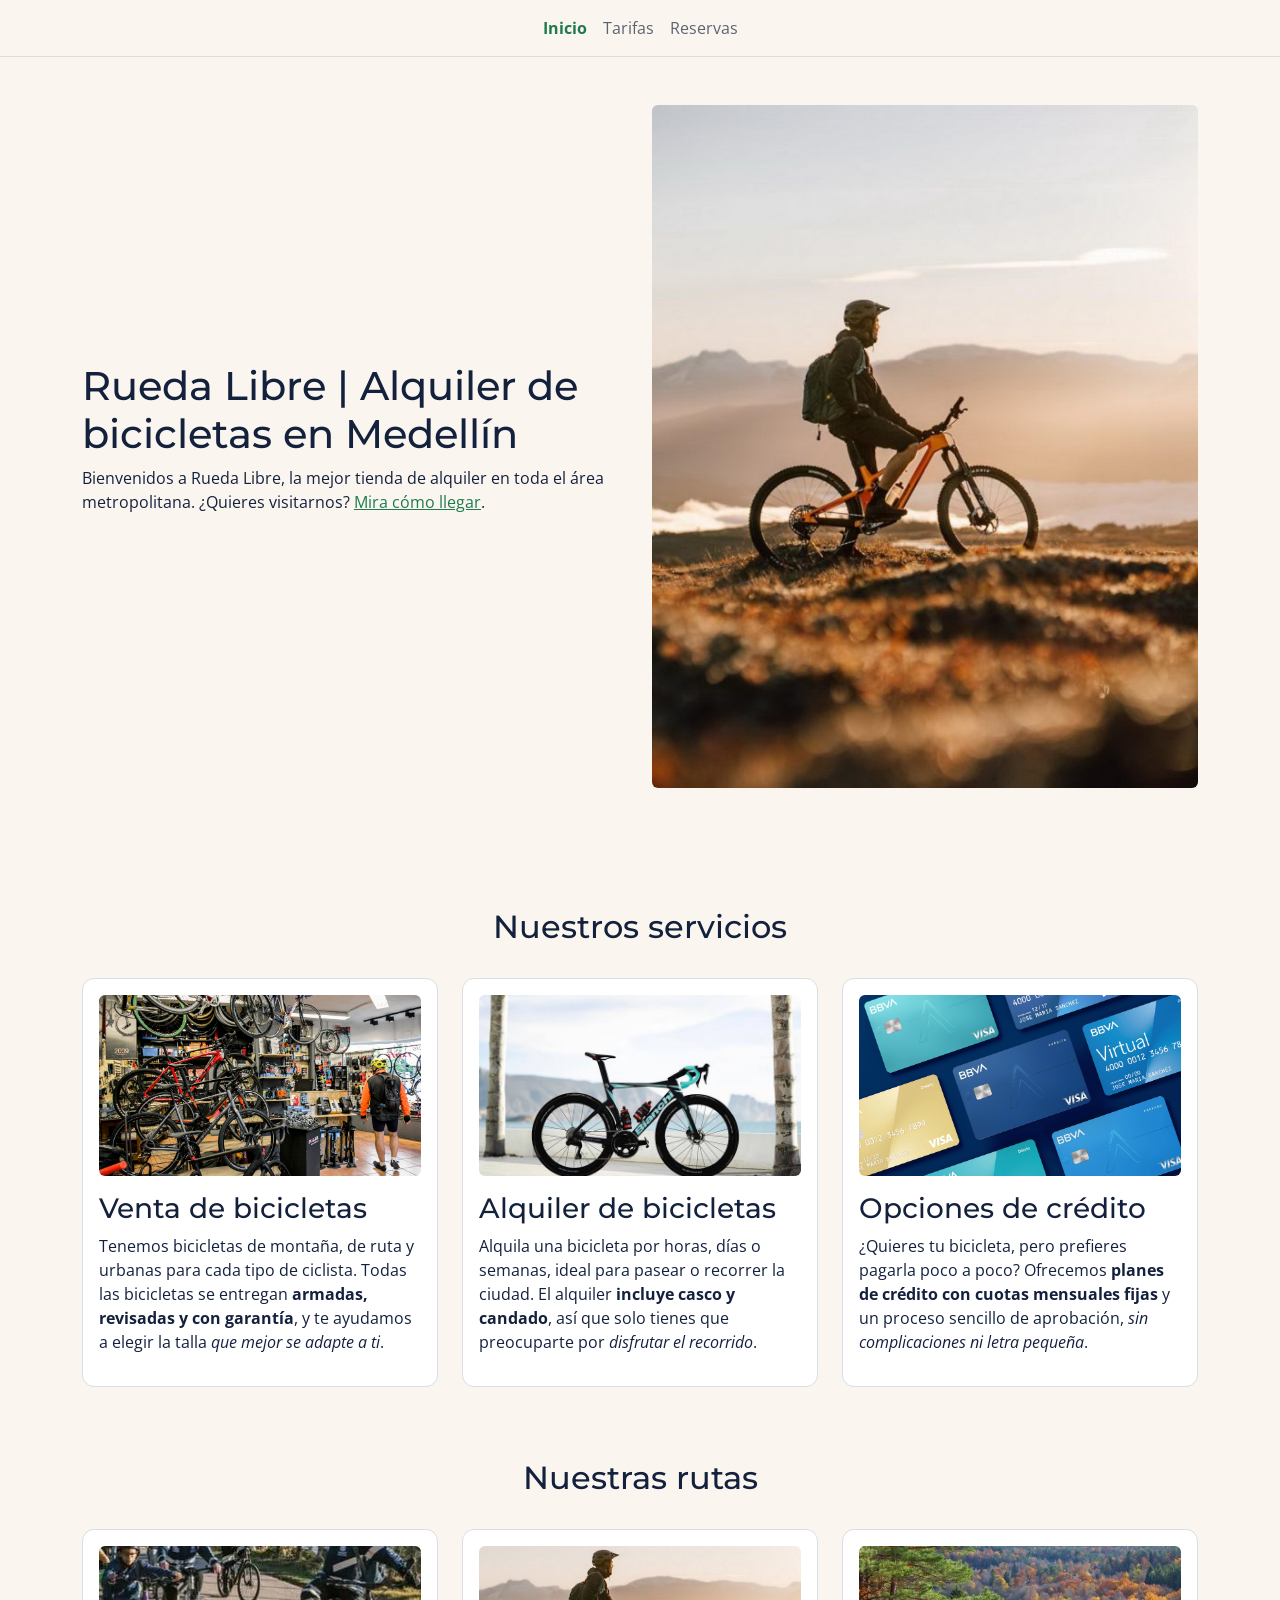
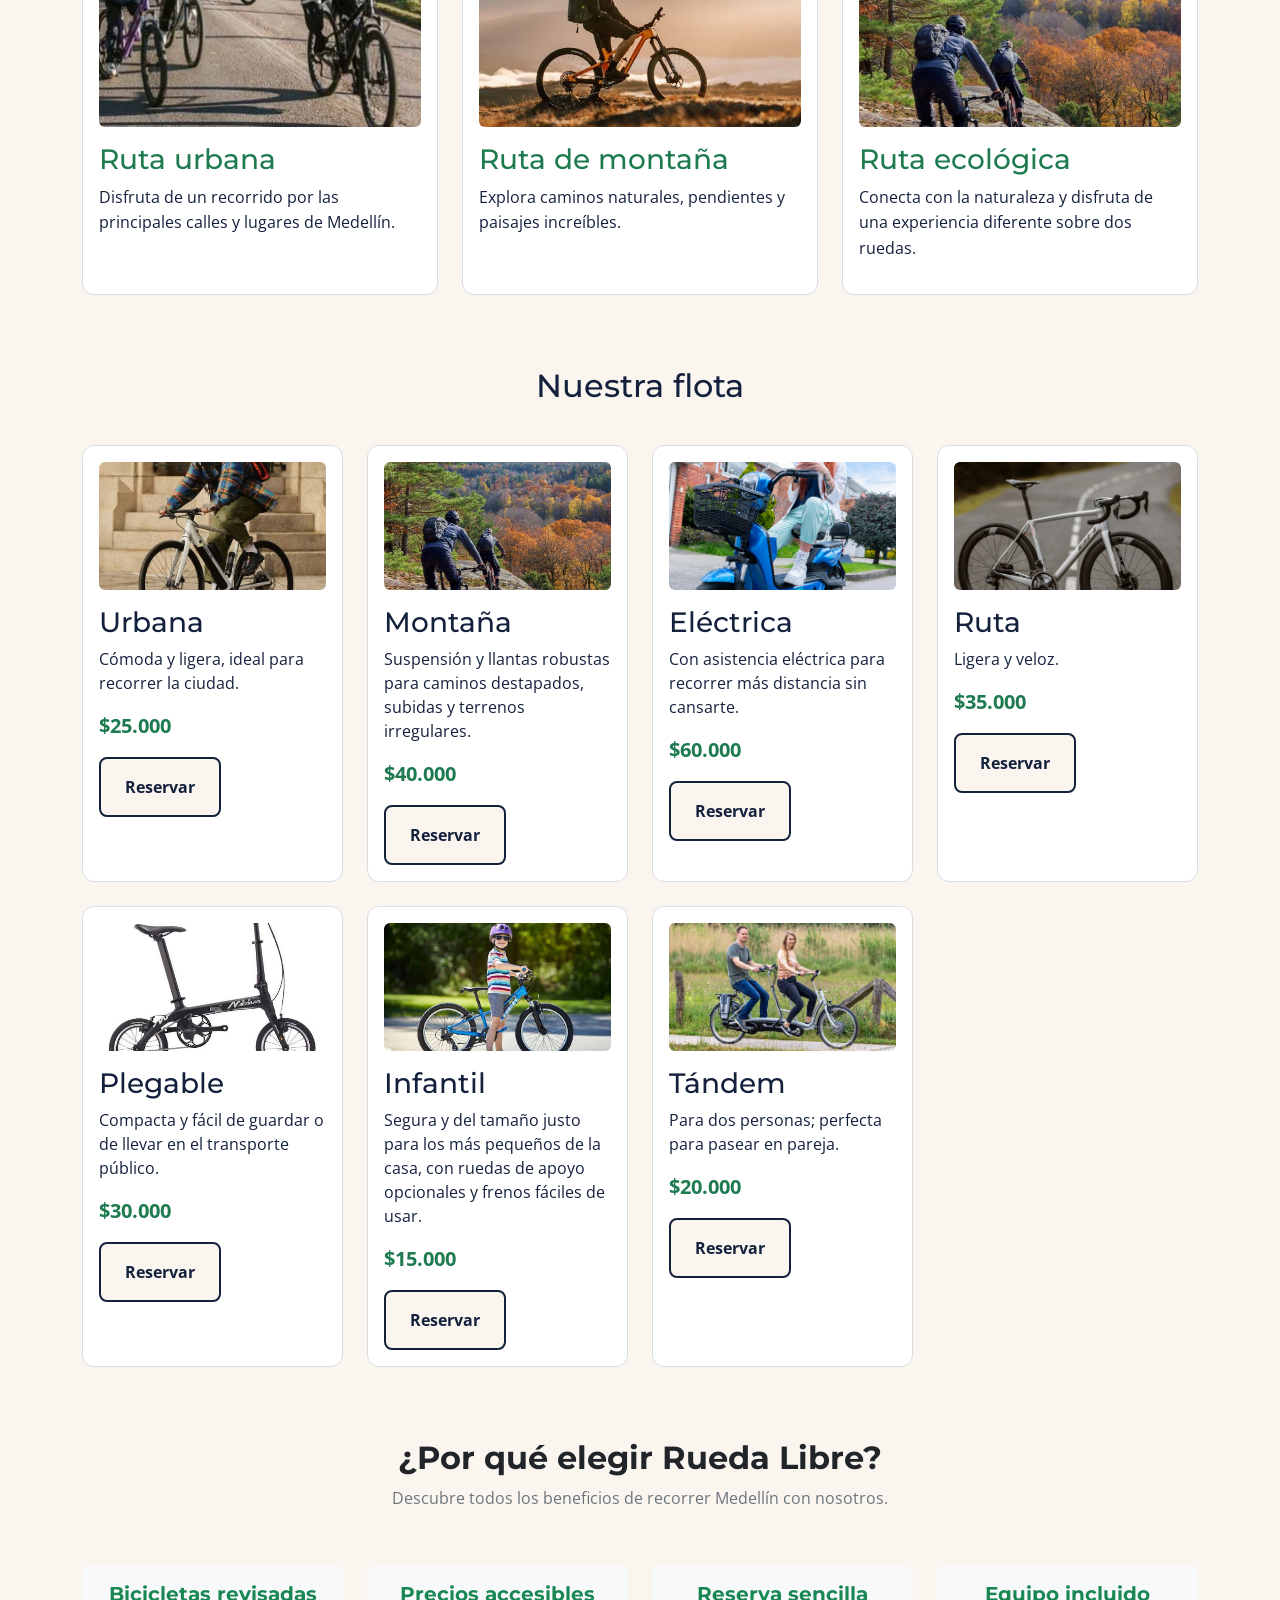
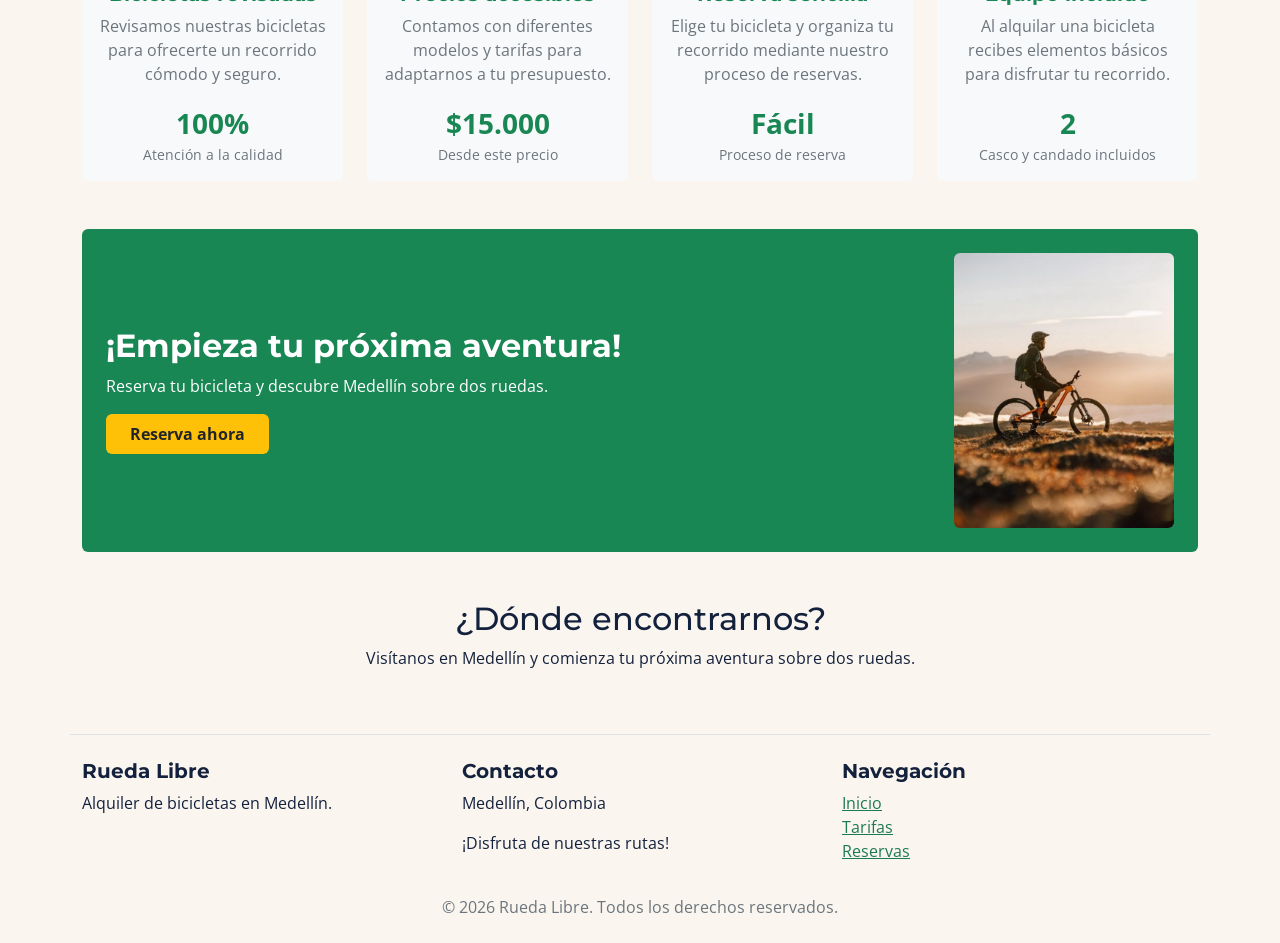
<file: index.html>
<!DOCTYPE html>
<html lang="es">

<head>

    <meta charset="UTF-8">
    <meta name="viewport" content="width=device-width, initial-scale=1.0">

    <title>Rueda Libre | Alquiler de bicicletas en Medellín</title>

    <!-- Fuentes de Google -->
    <link rel="preconnect" href="https://fonts.googleapis.com">
    <link rel="preconnect" href="https://fonts.gstatic.com" crossorigin>

    <link href="https://fonts.googleapis.com/css2?family=Montserrat:wght@400;500;600;700&family=Open+Sans:wght@400;500;600;700&display=swap" rel="stylesheet">

    <!-- Bootstrap CSS -->
    <link href="https://cdn.jsdelivr.net/npm/bootstrap@5.3.8/dist/css/bootstrap.min.css"
          rel="stylesheet"
          integrity="sha384-sRIl4kxILFvY47J16cr9ZwB07vP4J8+LH7qKQnuqkuIAvNWLzeN8tE5YBujZqJLB"
          crossorigin="anonymous">

    <!-- CSS personalizado -->
    <link rel="stylesheet" href="Css/styles.css">

</head>

<body>

    <!-- ENCABEZADO -->
    <header>

        <nav>
            <ul id="menu">

                <li>
                    <a href="index.html" class="activo" aria-current="page">
                        Inicio
                    </a>
                </li>

                <li>
                    <a href="Paginas/tarifas-recorridos.html">
                        Tarifas
                    </a>
                </li>

                <li>
                    <a href="Paginas/reservas.html">
                        Reservas
                    </a>
                </li>

            </ul>
        </nav>

    </header>


    <main class="container">

        <!-- PORTADA -->
        <section class="row align-items-center g-4 py-5">

            <div class="col-12 col-md-6 text-center text-md-start">

                <h1 class="Tituloprincipal">
                    Rueda Libre | Alquiler de bicicletas en Medellín
                </h1>

                <p class="descripcion">
                    Bienvenidos a Rueda Libre, la mejor tienda de alquiler
                    en toda el área metropolitana.
                    ¿Quieres visitarnos?
                    <a href="#encuentranos">Mira cómo llegar</a>.
                </p>

            </div>

            <div class="col-12 col-md-6">

                <img src="Img/Ruta2.jpg"
                     alt="Bicicleta para recorrer Medellín"
                     class="img-fluid rounded">

            </div>

        </section>


        <!-- SERVICIOS -->
        <section id="servicios" class="row g-4 my-5">

            <h2 class="col-12 text-center">
                Nuestros servicios
            </h2>

            <article class="col-12 col-md-4">

                <div class="tarjeta h-100">

                    <img src="Img/Img.jpeg" alt="Venta de bicicletas">

                    <h3>Venta de bicicletas</h3>

                    <p>
                        Tenemos bicicletas de montaña, de ruta y urbanas
                        para cada tipo de ciclista. Todas las bicicletas
                        se entregan <strong>armadas, revisadas y con garantía</strong>,
                        y te ayudamos a elegir la talla
                        <em>que mejor se adapte a ti</em>.
                    </p>

                </div>

            </article>


            <article class="col-12 col-md-4">

                <div class="tarjeta h-100">

                    <img src="Img/Ruta.jpeg" alt="Alquiler de bicicletas">

                    <h3>Alquiler de bicicletas</h3>

                    <p>
                        Alquila una bicicleta por horas, días o semanas,
                        ideal para pasear o recorrer la ciudad.
                        El alquiler <strong>incluye casco y candado</strong>,
                        así que solo tienes que preocuparte por
                        <em>disfrutar el recorrido</em>.
                    </p>

                </div>

            </article>


            <article class="col-12 col-md-4">

                <div class="tarjeta h-100">

                    <img src="Img/Tarjetas.jpg" alt="Opciones de crédito">

                    <h3>Opciones de crédito</h3>

                    <p>
                        ¿Quieres tu bicicleta, pero prefieres pagarla
                        poco a poco? Ofrecemos
                        <strong>planes de crédito con cuotas mensuales fijas</strong>
                        y un proceso sencillo de aprobación,
                        <em>sin complicaciones ni letra pequeña</em>.
                    </p>

                </div>

            </article>

        </section>


        <!-- RUTAS -->
        <section class="row g-4 my-5">

            <h2 class="col-12 text-center">
                Nuestras rutas
            </h2>

            <article class="col-12 col-md-4">

                <div class="tarjeta ruta-card h-100">

                    <img src="Img/RutaUrbana.jpg" alt="Ruta urbana por Medellín">

                    <h3>Ruta urbana</h3>

                    <p>
                        Disfruta de un recorrido por las principales
                        calles y lugares de Medellín.
                    </p>

                </div>

            </article>


            <article class="col-12 col-md-4">

                <div class="tarjeta ruta-card h-100">

                    <img src="Img/Ruta2.jpg" alt="Ruta de montaña">

                    <h3>Ruta de montaña</h3>

                    <p>
                        Explora caminos naturales, pendientes
                        y paisajes increíbles.
                    </p>

                </div>

            </article>


            <article class="col-12 col-md-4">

                <div class="tarjeta ruta-card h-100">

                    <img src="Img/Montaña.jpg" alt="Ruta ecológica">

                    <h3>Ruta ecológica</h3>

                    <p>
                        Conecta con la naturaleza y disfruta de una
                        experiencia diferente sobre dos ruedas.
                    </p>

                </div>

            </article>

        </section>


        <!-- FLOTA -->
        <section id="flota" class="row g-4 my-5">

            <h2 class="col-12 text-center mb-3">
                Nuestra flota
            </h2>


            <article class="col-12 col-sm-6 col-lg-4 col-xl-3">

                <div class="tarjeta modelo h-100">

                    <img src="Img/Urban.jpeg" alt="Bicicleta urbana">

                    <h3>Urbana</h3>

                    <p class="modelo-desc">
                        Cómoda y ligera, ideal para recorrer la ciudad.
                    </p>

                    <p class="precio">$25.000</p>

                    <a href="Paginas/reservas.html"
                       class="btn-cta"
                       aria-label="Reservar bicicleta Urbana">
                        Reservar
                    </a>

                </div>

            </article>


            <article class="col-12 col-sm-6 col-lg-4 col-xl-3">

                <div class="tarjeta modelo h-100">

                    <img src="Img/Montaña.jpg" alt="Bicicleta de montaña">

                    <h3>Montaña</h3>

                    <p class="modelo-desc">
                        Suspensión y llantas robustas para caminos
                        destapados, subidas y terrenos irregulares.
                    </p>

                    <p class="precio">$40.000</p>

                    <a href="Paginas/reservas.html"
                       class="btn-cta"
                       aria-label="Reservar bicicleta de Montaña">
                        Reservar
                    </a>

                </div>

            </article>


            <article class="col-12 col-sm-6 col-lg-4 col-xl-3">

                <div class="tarjeta modelo h-100">

                    <img src="Img/Electricas.jpg" alt="Bicicleta eléctrica">

                    <h3>Eléctrica</h3>

                    <p class="modelo-desc">
                        Con asistencia eléctrica para recorrer
                        más distancia sin cansarte.
                    </p>

                    <p class="precio">$60.000</p>

                    <a href="Paginas/reservas.html"
                       class="btn-cta"
                       aria-label="Reservar bicicleta Eléctrica">
                        Reservar
                    </a>

                </div>

            </article>


            <article class="col-12 col-sm-6 col-lg-4 col-xl-3">

                <div class="tarjeta modelo h-100">

                    <img src="Img/BicicletaRuta.jpg" alt="Bicicleta de ruta">

                    <h3>Ruta</h3>

                    <p class="modelo-desc">
                        Ligera y veloz.
                    </p>

                    <p class="precio">$35.000</p>

                    <a href="Paginas/reservas.html"
                       class="btn-cta"
                       aria-label="Reservar bicicleta de Ruta">
                        Reservar
                    </a>

                </div>

            </article>


            <article class="col-12 col-sm-6 col-lg-4 col-xl-3">

                <div class="tarjeta modelo h-100">

                    <img src="Img/Plegable.jpeg" alt="Bicicleta plegable">

                    <h3>Plegable</h3>

                    <p class="modelo-desc">
                        Compacta y fácil de guardar o de llevar
                        en el transporte público.
                    </p>

                    <p class="precio">$30.000</p>

                    <a href="Paginas/reservas.html"
                       class="btn-cta"
                       aria-label="Reservar bicicleta Plegable">
                        Reservar
                    </a>

                </div>

            </article>


            <article class="col-12 col-sm-6 col-lg-4 col-xl-3">

                <div class="tarjeta modelo h-100">

                    <img src="Img/NIño.jpeg" alt="Bicicleta infantil">

                    <h3>Infantil</h3>

                    <p class="modelo-desc">
                        Segura y del tamaño justo para los más pequeños
                        de la casa, con ruedas de apoyo opcionales
                        y frenos fáciles de usar.
                    </p>

                    <p class="precio">$15.000</p>

                    <a href="Paginas/reservas.html"
                       class="btn-cta"
                       aria-label="Reservar bicicleta Infantil">
                        Reservar
                    </a>

                </div>

            </article>


            <article class="col-12 col-sm-6 col-lg-4 col-xl-3">

                <div class="tarjeta modelo h-100">

                    <img src="Img/tandem.jpeg" alt="Bicicleta tándem">

                    <h3>Tándem</h3>

                    <p class="modelo-desc">
                        Para dos personas; perfecta para pasear en pareja.
                    </p>

                    <p class="precio">$20.000</p>

                    <a href="Paginas/reservas.html"
                       class="btn-cta"
                       aria-label="Reservar bicicleta Tándem">
                        Reservar
                    </a>

                </div>

            </article>

        </section>


        <!-- BENEFICIOS -->
        <section id="beneficios" class="row g-4 my-5">

            <div class="col-12 text-center mb-3">

                <h2 class="fw-bold text-dark">
                    ¿Por qué elegir Rueda Libre?
                </h2>

                <p class="text-secondary">
                    Descubre todos los beneficios de recorrer Medellín
                    con nosotros.
                </p>

            </div>


            <!-- BENEFICIO 1 -->
            <article class="col-12 col-sm-6 col-lg-3">

                <div class="bg-light rounded p-3 h-100 text-center">

                    <h3 class="h5 fw-bold text-success">
                        Bicicletas revisadas
                    </h3>

                    <p class="text-secondary">
                        Revisamos nuestras bicicletas para ofrecerte
                        un recorrido cómodo y seguro.
                    </p>

                    <p class="fs-3 fw-bold text-success mb-0">
                        100%
                    </p>

                    <p class="small text-secondary mb-0">
                        Atención a la calidad
                    </p>

                </div>

            </article>


            <!-- BENEFICIO 2 -->
            <article class="col-12 col-sm-6 col-lg-3">

                <div class="bg-light rounded p-3 h-100 text-center">

                    <h3 class="h5 fw-bold text-success">
                        Precios accesibles
                    </h3>

                    <p class="text-secondary">
                        Contamos con diferentes modelos y tarifas
                        para adaptarnos a tu presupuesto.
                    </p>

                    <p class="fs-3 fw-bold text-success mb-0">
                        $15.000
                    </p>

                    <p class="small text-secondary mb-0">
                        Desde este precio
                    </p>

                </div>

            </article>


            <!-- BENEFICIO 3 -->
            <article class="col-12 col-sm-6 col-lg-3">

                <div class="bg-light rounded p-3 h-100 text-center">

                    <h3 class="h5 fw-bold text-success">
                        Reserva sencilla
                    </h3>

                    <p class="text-secondary">
                        Elige tu bicicleta y organiza tu recorrido
                        mediante nuestro proceso de reservas.
                    </p>

                    <p class="fs-3 fw-bold text-success mb-0">
                        Fácil
                    </p>

                    <p class="small text-secondary mb-0">
                        Proceso de reserva
                    </p>

                </div>

            </article>


            <!-- BENEFICIO 4 -->
            <article class="col-12 col-sm-6 col-lg-3">

                <div class="bg-light rounded p-3 h-100 text-center">

                    <h3 class="h5 fw-bold text-success">
                        Equipo incluido
                    </h3>

                    <p class="text-secondary">
                        Al alquilar una bicicleta recibes elementos
                        básicos para disfrutar tu recorrido.
                    </p>

                    <p class="fs-3 fw-bold text-success mb-0">
                        2
                    </p>

                    <p class="small text-secondary mb-0">
                        Casco y candado incluidos
                    </p>

                </div>

            </article>

        </section>


        <!-- FRANJA FINAL -->
        <section class="row my-5">

            <div class="col-12">

                <div class="bg-success text-white rounded p-4">

                    <div class="d-flex flex-column flex-md-row align-items-center justify-content-between gap-4">

                        <div class="text-center text-md-start">

                            <h2 class="fw-bold">
                                ¡Empieza tu próxima aventura!
                            </h2>

                            <p class="mb-3">
                                Reserva tu bicicleta y descubre Medellín
                                sobre dos ruedas.
                            </p>

                            <a href="Paginas/reservas.html"
                               class="d-inline-block bg-warning text-dark px-4 py-2 rounded fw-bold text-decoration-none">
                                Reserva ahora
                            </a>

                        </div>


                        <div class="d-none d-md-block">

                            <img src="Img/Ruta2.jpg"
                                 alt="Bicicleta para disfrutar de una ruta"
                                 class="img-fluid rounded"
                                 width="220">

                        </div>

                    </div>

                </div>

            </div>

        </section>


        <!-- INFORMACIÓN DE CONTACTO -->
        <section id="encuentranos" class="row my-5">

            <div class="col-12 text-center">

                <h2>¿Dónde encontrarnos?</h2>

                <p>
                    Visítanos en Medellín y comienza tu próxima aventura
                    sobre dos ruedas.
                </p>

            </div>

        </section>

    </main>


    <!-- FOOTER -->
    <footer class="container mt-5 py-4 border-top">

        <div class="row g-4 text-center text-md-start">

            <div class="col-12 col-md-4">

                <h2 class="h5 fw-bold">
                    Rueda Libre
                </h2>

                <p>
                    Alquiler de bicicletas en Medellín.
                </p>

            </div>


            <div class="col-12 col-md-4">

                <h2 class="h5 fw-bold">
                    Contacto
                </h2>

                <p>Medellín, Colombia</p>

                <p>
                    ¡Disfruta de nuestras rutas!
                </p>

            </div>


            <div class="col-12 col-md-4">

                <h2 class="h5 fw-bold">
                    Navegación
                </h2>

                <a href="index.html">Inicio</a><br>

                <a href="Paginas/tarifas-recorridos.html">
                    Tarifas
                </a><br>

                <a href="Paginas/reservas.html">
                    Reservas
                </a>

            </div>


            <div class="col-12 text-center">

                <p class="mb-0 text-secondary">
                    © 2026 Rueda Libre. Todos los derechos reservados.
                </p>

            </div>

        </div>

    </footer>


    <!-- Bootstrap JavaScript Bundle -->
    <script src="https://cdn.jsdelivr.net/npm/bootstrap@5.3.8/dist/js/bootstrap.bundle.min.js"
            integrity="sha384-FKyoEForCGlyvwx9Hj09JcYn3nv7wiPVlz7YYwJrWVcXK/BmnVDxM+D2scQbITxI"
            crossorigin="anonymous">
    </script>

</body>

</html>
</file>
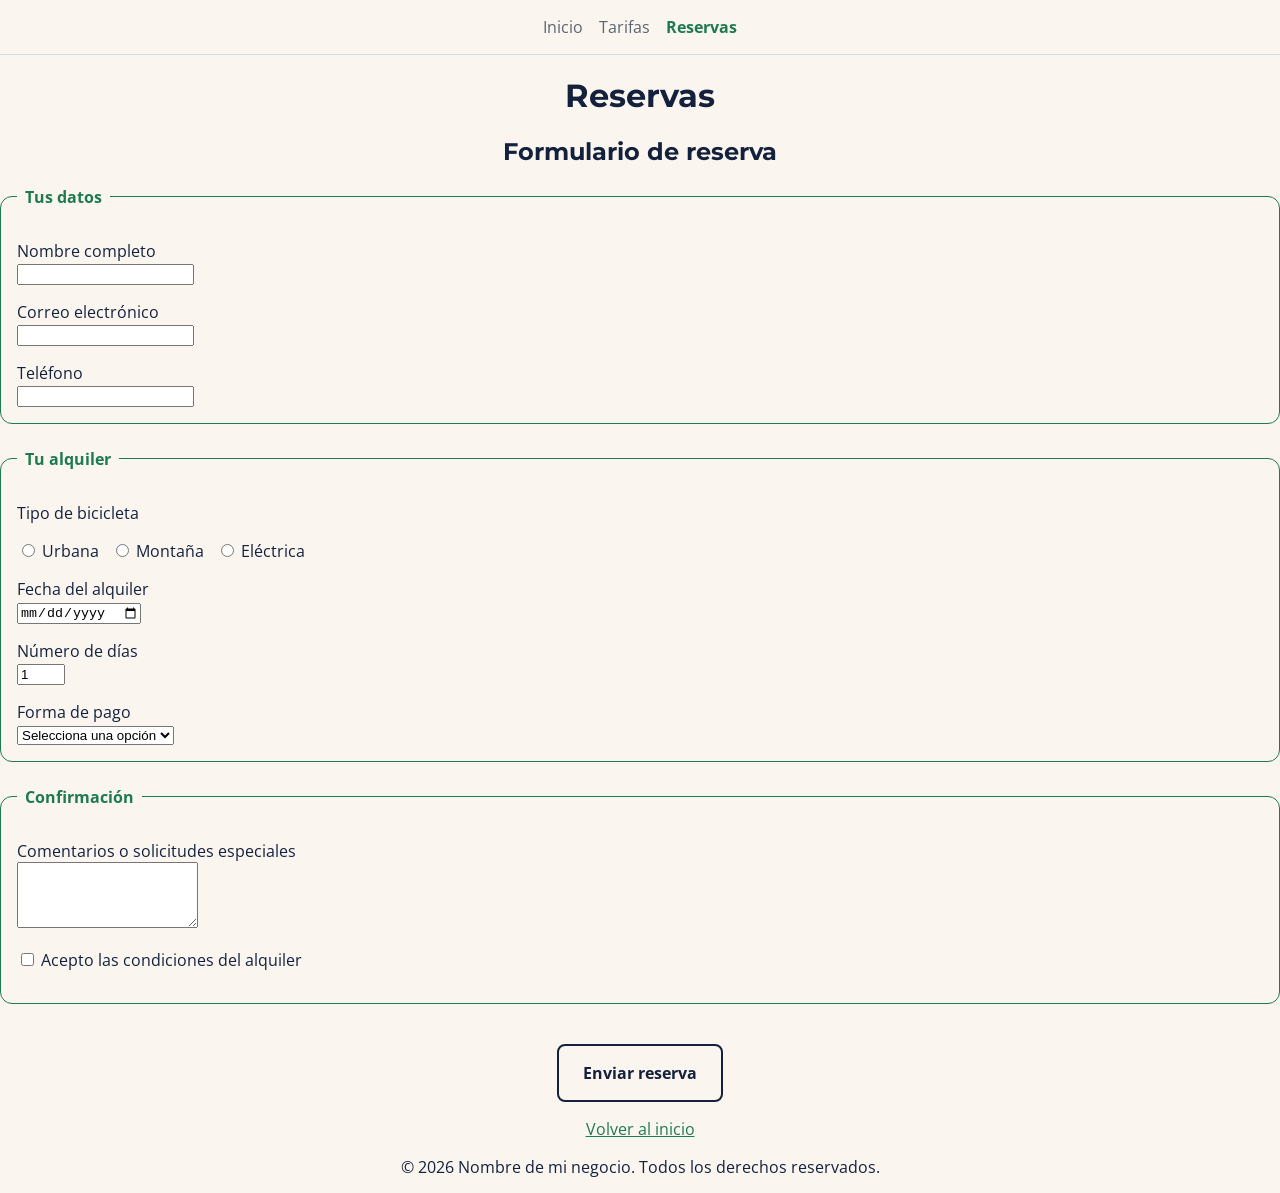
<file: reservas.html>
<!DOCTYPE html>
<html lang="es">
<head>
  <meta charset="UTF-8">
  <meta name="viewport" content="width=device-width, initial-scale=1.0">


  <link rel="preconnect" href="https://fonts.googleapis.com">
<link rel="preconnect" href="https://fonts.gstatic.com" crossorigin>

<link href="https://fonts.googleapis.com/css2?family=Montserrat:wght@400;500;600;700&family=Open+Sans:wght@400;500;600;700&display=swap" rel="stylesheet">
  <title>Reservas | Nombre de mi negocio</title>
  <meta name="description" content="Reserva tu bicicleta: completa el formulario con tus datos, el tipo de bicicleta, la fecha y la forma de pago.">
  
</head> <link rel="stylesheet" href="Css/styles.css">
<body>

  <header>
    
    <nav>
  <ul id="menu">
    <li><a href="http://127.0.0.1:5500/index.html">Inicio</a></li>
    <li><a href="http://127.0.0.1:5500/tarifas-recorridos.html">Tarifas</a></li>
    <li><a href="http://127.0.0.1:5500/reservas.html" class="activo" aria-current="page">Reservas</a></li>
  </ul>
</nav>
  </header>

  <main>
    <h1>Reservas</h1>
    <section id="formulario-reserva">
      <h2>Formulario de reserva</h2>

      <form action="#" method="post">

        <fieldset>
          <legend>Tus datos</legend>

          <label for="nombre">Nombre completo</label>
          <input type="text" id="nombre" name="nombre" required>

          <label for="correo">Correo electrónico</label>
          <input type="email" id="correo" name="correo" required>

          <label for="telefono">Teléfono</label>
          <input type="tel" id="telefono" name="telefono" required>
        </fieldset>

        <fieldset>
          <legend>Tu alquiler</legend>

          <p>Tipo de bicicleta</p>

          <input type="radio" id="tipo-urbana" name="tipo_bicicleta" value="urbana" required>
          <label for="tipo-urbana">Urbana</label>

          <input type="radio" id="tipo-montana" name="tipo_bicicleta" value="montana">
          <label for="tipo-montana">Montaña</label>

          <input type="radio" id="tipo-electrica" name="tipo_bicicleta" value="electrica">
          <label for="tipo-electrica">Eléctrica</label>

          <br>

          <label for="fecha">Fecha del alquiler</label>
          <input type="date" id="fecha" name="fecha" required>

          <label for="dias">Número de días</label>
          <input type="number" id="dias" name="dias" min="1" max="30" value="1" required>

          <label for="pago">Forma de pago</label>
          <select id="pago" name="pago" required>
            <option value="">Selecciona una opción</option>
            <option value="efectivo">Efectivo</option>
            <option value="tarjeta">Tarjeta</option>
            <option value="credito">Sistema de crédito</option>
          </select>
        </fieldset>

        <fieldset>
          <legend>Confirmación</legend>

          <label for="comentarios">Comentarios o solicitudes especiales</label>
          <textarea id="comentarios" name="comentarios" rows="4"></textarea>

          <p>
            <input type="checkbox" id="condiciones" name="condiciones" value="acepto" required>
            <label for="condiciones">Acepto las condiciones del alquiler</label>
          </p>
        </fieldset>

       <button type="submit" name="enviar" class="btn-cta">Enviar reserva</button>
      </form>
    </section>
  </main>

  <footer>
    <p><a href="http://127.0.0.1:5500/Paginas/index.html">Volver al inicio</a></p>
    <p>&copy; 2026 Nombre de mi negocio. Todos los derechos reservados.</p>
  </footer>

</body>
</html>
</file>
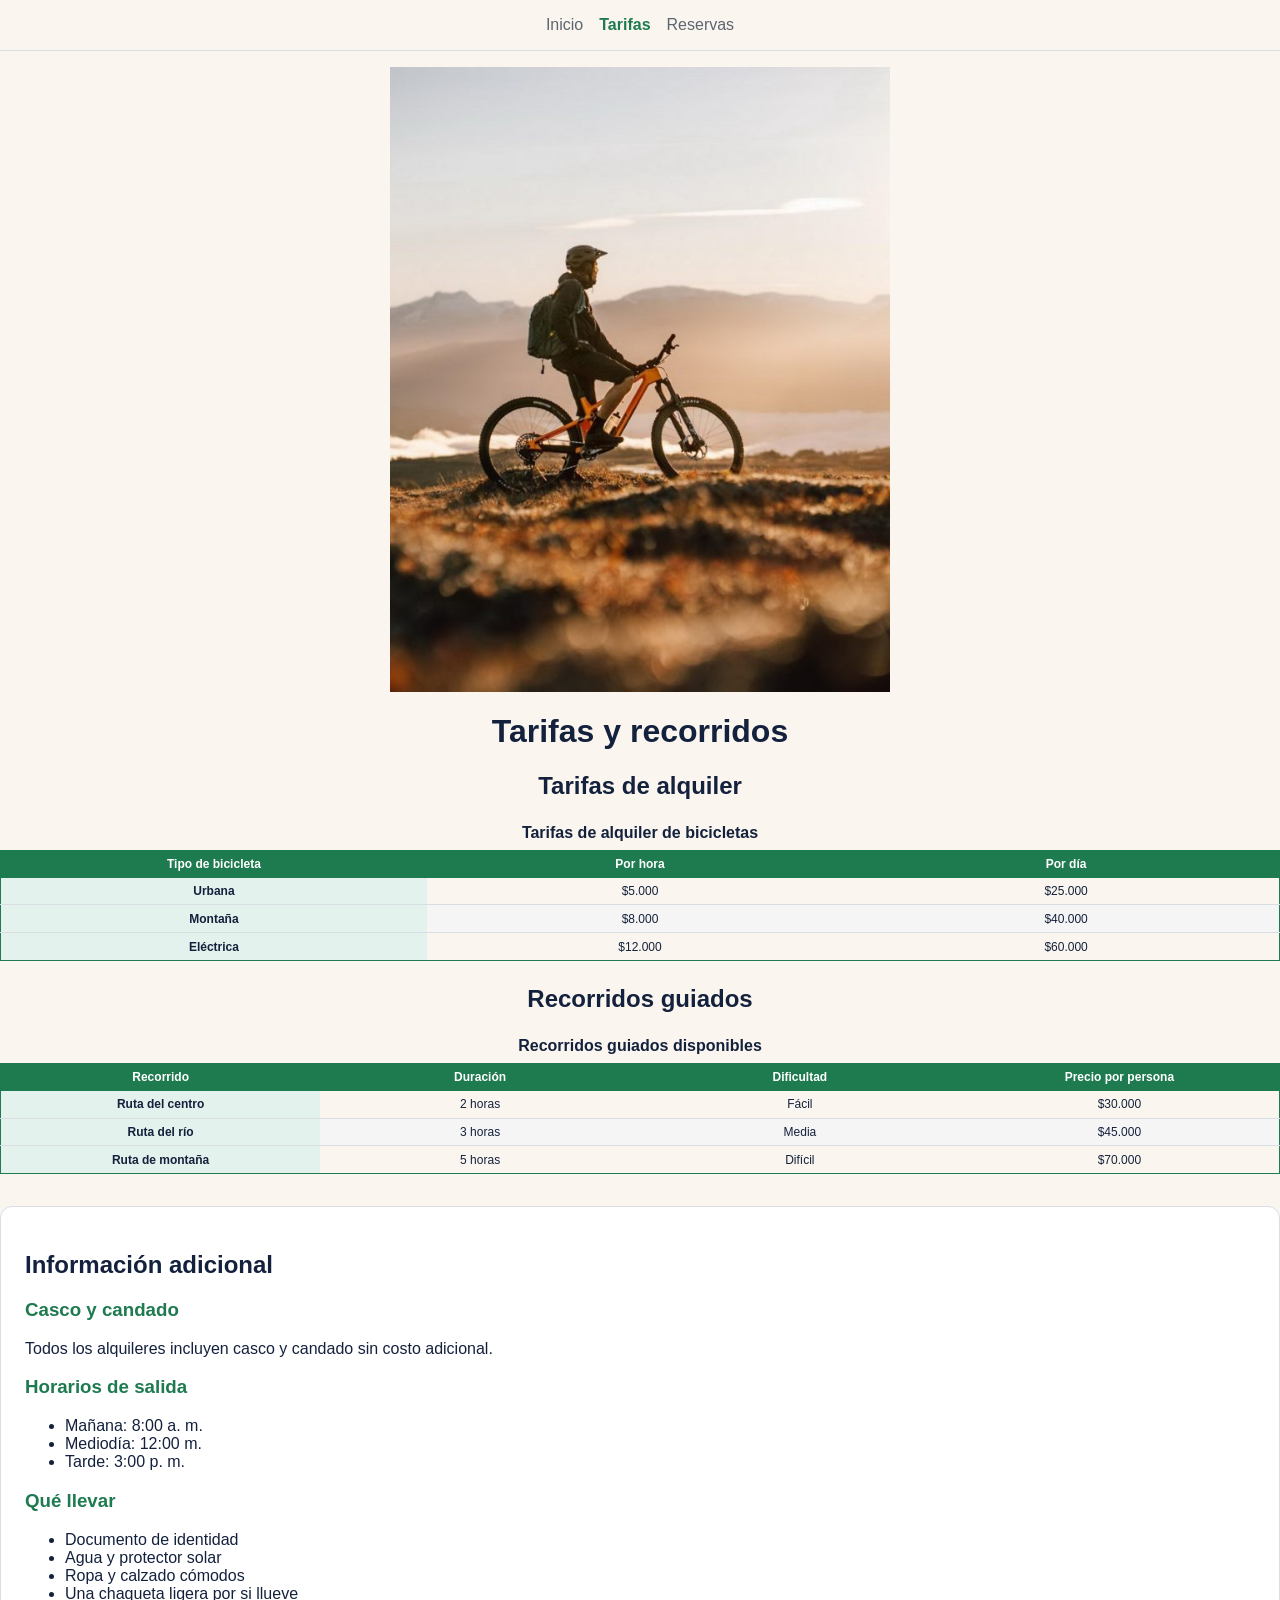
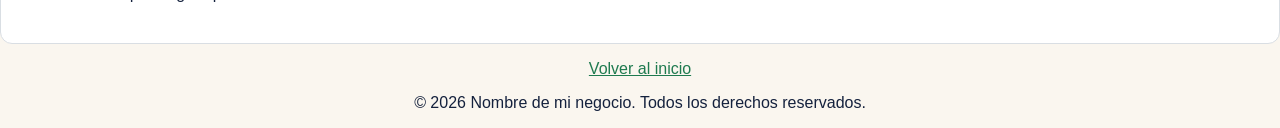
<file: tarifas-recorridos.html>
<!DOCTYPE html>
<html lang="es">
<head>
  <meta charset="UTF-8">
  <meta name="viewport" content="width=device-width, initial-scale=1.0">
  <title>Tarifas y recorridos | Nombre de mi negocio</title>
  <meta name="description" content="Consulta las tarifas de alquiler y los recorridos guiados de Nombre de mi negocio: precios, duración y condiciones.">

</head>
<body>

 <link rel="stylesheet" href="Css/styles.css"> 

  <header>
    
    <nav>
  <ul id="menu">
    <li><a href="http://127.0.0.1:5500/index.html">Inicio</a></li>
    <li><a href="http://127.0.0.1:5500/tarifas-recorridos.html" class="activo" aria-current="page">Tarifas</a></li>
    <li><a href="http://127.0.0.1:5500/reservas.html">Reservas</a></li>
  </ul>
</nav>
  </header>

  <main>
<p></p>
    <img src="../Img/Ruta2.jpg" alt="Bicicleta" width="500" height="600">
    <h1>Tarifas y recorridos</h1>

    <section id="tarifas-alquiler">
      <h2>Tarifas de alquiler</h2>
      <table>
        <caption>Tarifas de alquiler de bicicletas</caption>
        <thead>
          <tr>
            <th scope="col">Tipo de bicicleta</th>
            <th scope="col">Por hora</th>
            <th scope="col">Por día</th>
          </tr>
        </thead>
        <tbody>
          <tr>
            <th scope="row">Urbana</th>
            <td>$5.000</td>
            <td>$25.000</td>
          </tr>
          <tr>
            <th scope="row">Montaña</th>
            <td>$8.000</td>
            <td>$40.000</td>
          </tr>
          <tr>
            <th scope="row">Eléctrica</th>
            <td>$12.000</td>
            <td>$60.000</td> 
          </tr>
        </tbody>
      </table>
    </section>

    <section id="recorridos">
      <h2>Recorridos guiados</h2>
      <table>
        <caption>Recorridos guiados disponibles</caption>
        <thead>
          <tr>
            <th scope="col">Recorrido</th>
            <th scope="col">Duración</th>
            <th scope="col">Dificultad</th>
            <th scope="col">Precio por persona</th>
          </tr>
        </thead>
        <tbody>
          <tr>
            <th scope="row">Ruta del centro</th>
            <td>2 horas</td>
            <td>Fácil</td>
            <td>$30.000</td>
          </tr>
          <tr>
            <th scope="row">Ruta del río</th>
            <td>3 horas</td>
            <td>Media</td>
            <td>$45.000</td>
          </tr>
          <tr>
            <th scope="row">Ruta de montaña</th>
            <td>5 horas</td>
            <td>Difícil</td>
            <td>$70.000</td>
          </tr>
        </tbody>
      </table>
    </section>

    <section id="informacion-adicional">
      <h2>Información adicional</h2>

      <h3>Casco y candado</h3>
      <p>Todos los alquileres incluyen casco y candado sin costo adicional.</p>

      <h3>Horarios de salida</h3>
      <ul>
        <li>Mañana: 8:00 a. m.</li>
        <li>Mediodía: 12:00 m.</li>
        <li>Tarde: 3:00 p. m.</li>
      </ul>

      <h3>Qué llevar</h3>
      <ul>
        <li>Documento de identidad</li>
        <li>Agua y protector solar</li>
        <li>Ropa y calzado cómodos</li>
        <li>Una chaqueta ligera por si llueve</li>
      </ul>
    </section>

  </main>

  <footer>
    <p><a href="../index.html">Volver al inicio</a></p>
    <p>&copy; 2026 Nombre de mi negocio. Todos los derechos reservados.</p>
  </footer>

</body>
</html>
</file>
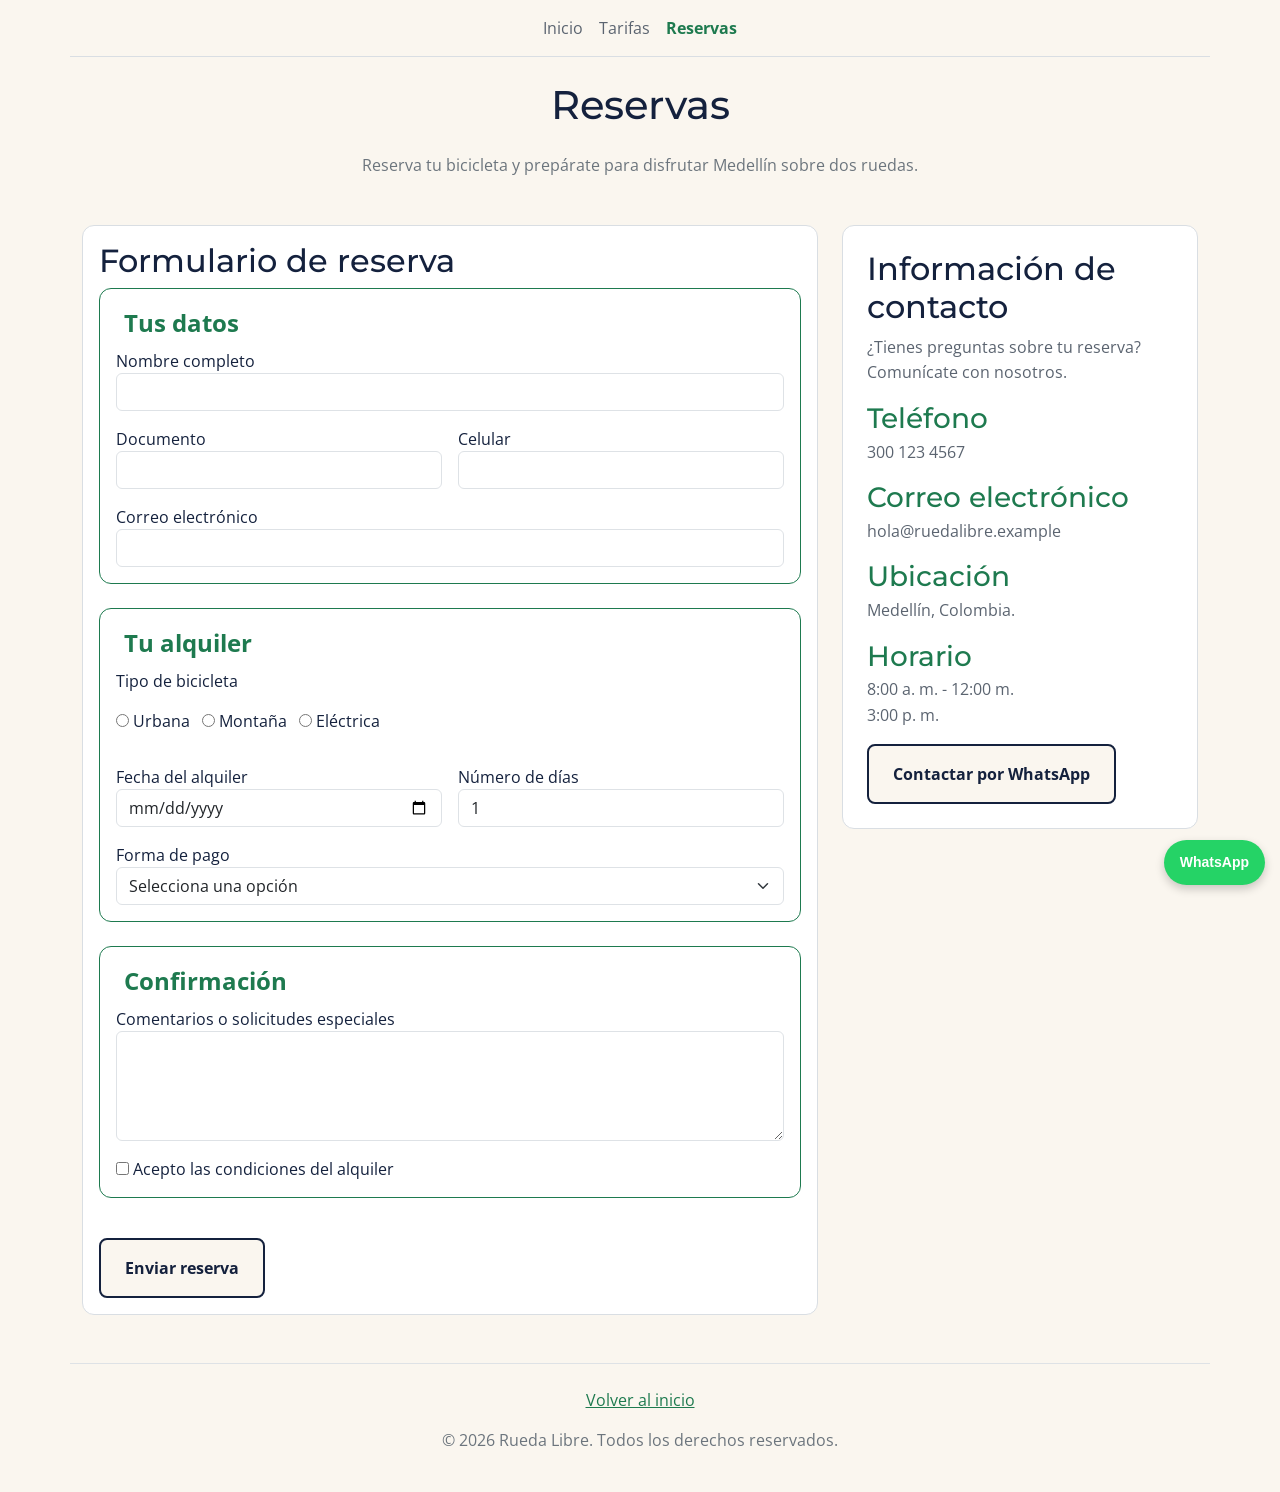
<file: Paginas/reservas.html>
<!DOCTYPE html>

<html lang="es">

<head>

<meta charset="UTF-8">
<meta name="viewport" content="width=device-width, initial-scale=1.0">

<title>Reservas | Rueda Libre</title>

<meta name="description" content="Reserva tu bicicleta en Rueda Libre: completa el formulario con tus datos, el tipo de bicicleta, la fecha y la forma de pago.">

<!-- Fuentes de Google -->
<link rel="preconnect" href="https://fonts.googleapis.com">
<link rel="preconnect" href="https://fonts.gstatic.com" crossorigin>

<link href="https://fonts.googleapis.com/css2?family=Montserrat:wght@400;500;600;700&family=Open+Sans:wght@400;500;600;700&display=swap" rel="stylesheet">

<!-- Bootstrap CSS -->
<link href="https://cdn.jsdelivr.net/npm/bootstrap@5.3.8/dist/css/bootstrap.min.css"
      rel="stylesheet"
      integrity="sha384-sRIl4kxILFvY47J16cr9ZwB07vP4J8+LH7qKQnuqkuIAvNWLzeN8tE5YBujZqJLB"
      crossorigin="anonymous">

<!-- CSS personalizado -->
<link rel="stylesheet" href="../Css/styles.css">


</head>

<body>

<!-- ENCABEZADO -->
<header class="container py-3">

    <nav>
        <ul id="menu">
            <li><a href="../index.html">Inicio</a></li>
            <li><a href="tarifas-recorridos.html">Tarifas</a></li>
            <li><a href="reservas.html" class="activo" aria-current="page">Reservas</a></li>
        </ul>
    </nav>

</header>


<main class="container">

    <h1 class="text-center my-4">Reservas</h1>

    <p class="text-center text-secondary mb-4">
        Reserva tu bicicleta y prepárate para disfrutar Medellín sobre dos ruedas.
    </p>


    <!-- CONTENEDOR DE RESERVAS -->
    <div class="row g-4 my-4">


        <!-- FORMULARIO: 12 COLUMNAS EN MÓVIL Y 8 DESDE MD -->
        <section id="formulario-reserva" class="col-12 col-md-8">

            <div class="tarjeta">

                <h2>Formulario de reserva</h2>

                <form action="#" method="post">

                    <!-- DATOS PERSONALES -->
                    <fieldset>

                        <legend>Tus datos</legend>

                        <label for="nombre">Nombre completo</label>

                        <input type="text"
                               id="nombre"
                               name="nombre"
                               class="form-control"
                               required>


                        <!-- DOCUMENTO Y CELULAR -->
                        <div class="row g-3">

                            <div class="col-12 col-md-6">

                                <label for="documento">Documento</label>

                                <input type="text"
                                       id="documento"
                                       name="documento"
                                       class="form-control"
                                       required>

                            </div>

                            <div class="col-12 col-md-6">

                                <label for="telefono">Celular</label>

                                <input type="tel"
                                       id="telefono"
                                       name="telefono"
                                       class="form-control"
                                       required>

                            </div>

                        </div>


                        <label for="correo">Correo electrónico</label>

                        <input type="email"
                               id="correo"
                               name="correo"
                               class="form-control"
                               required>

                    </fieldset>


                    <!-- DATOS DEL ALQUILER -->
                    <fieldset>

                        <legend>Tu alquiler</legend>

                        <p>Tipo de bicicleta</p>

                        <div class="mb-3">

                            <input type="radio"
                                   id="tipo-urbana"
                                   name="tipo_bicicleta"
                                   value="urbana"
                                   required>

                            <label for="tipo-urbana">Urbana</label>


                            <input type="radio"
                                   id="tipo-montana"
                                   name="tipo_bicicleta"
                                   value="montana">

                            <label for="tipo-montana">Montaña</label>


                            <input type="radio"
                                   id="tipo-electrica"
                                   name="tipo_bicicleta"
                                   value="electrica">

                            <label for="tipo-electrica">Eléctrica</label>

                        </div>


                        <!-- FECHA Y DÍAS -->
                        <div class="row g-3">

                            <div class="col-12 col-md-6">

                                <label for="fecha">Fecha del alquiler</label>

                                <input type="date"
                                       id="fecha"
                                       name="fecha"
                                       class="form-control"
                                       required>

                            </div>

                            <div class="col-12 col-md-6">

                                <label for="dias">Número de días</label>

                                <input type="number"
                                       id="dias"
                                       name="dias"
                                       class="form-control"
                                       min="1"
                                       max="30"
                                       value="1"
                                       required>

                            </div>

                        </div>


                        <label for="pago">Forma de pago</label>

                        <select id="pago"
                                name="pago"
                                class="form-select"
                                required>

                            <option value="">Selecciona una opción</option>
                            <option value="efectivo">Efectivo</option>
                            <option value="tarjeta">Tarjeta</option>
                            <option value="credito">Sistema de crédito</option>

                        </select>

                    </fieldset>


                    <!-- CONFIRMACIÓN -->
                    <fieldset>

                        <legend>Confirmación</legend>

                        <label for="comentarios">
                            Comentarios o solicitudes especiales
                        </label>

                        <textarea id="comentarios"
                                  name="comentarios"
                                  class="form-control"
                                  rows="4"></textarea>


                        <div class="mt-3">

                            <input type="checkbox"
                                   id="condiciones"
                                   name="condiciones"
                                   value="acepto"
                                   required>

                            <label for="condiciones">
                                Acepto las condiciones del alquiler
                            </label>

                        </div>

                    </fieldset>


                    <button type="submit"
                            name="enviar"
                            class="btn-cta">

                        Enviar reserva

                    </button>

                </form>

            </div>

        </section>


        <!-- INFORMACIÓN DE CONTACTO: 12 COLUMNAS EN MÓVIL Y 4 DESDE MD -->
        <aside class="col-12 col-md-4">

            <div class="contacto-reserva">

                <h2>Información de contacto</h2>

                <p>
                    ¿Tienes preguntas sobre tu reserva?
                    Comunícate con nosotros.
                </p>


                <h3>Teléfono</h3>

                <p>300 123 4567</p>


                <h3>Correo electrónico</h3>

                <p>hola@ruedalibre.example</p>


                <h3>Ubicación</h3>

                <p>Medellín, Colombia.</p>


                <h3>Horario</h3>

                <p>
                    8:00 a. m. - 12:00 m.<br>
                    3:00 p. m.
                </p>


                <a href="https://wa.me/573001234567"
                   class="btn-cta"
                   target="_blank"
                   rel="noopener noreferrer">

                    Contactar por WhatsApp

                </a>

            </div>

        </aside>

    </div>


    <!-- WHATSAPP FLOTANTE -->
    <a href="https://wa.me/573001234567"
       class="whatsapp-fijo"
       target="_blank"
       rel="noopener noreferrer"
       aria-label="Contactar por WhatsApp">

        WhatsApp

    </a>

</main>


<!-- FOOTER -->
<footer class="container mt-5 py-4 border-top">

    <p>
        <a href="../index.html">Volver al inicio</a>
    </p>

    <p class="text-secondary">
        &copy; 2026 Rueda Libre. Todos los derechos reservados.
    </p>

</footer>


<!-- Bootstrap JavaScript -->
<script src="https://cdn.jsdelivr.net/npm/bootstrap@5.3.8/dist/js/bootstrap.bundle.min.js"
        integrity="sha384-FKyoEForCGlyvwx9Hj09JcYn3nv7wiPVlz7YYwJrWVcXK/BmnVDxM+D2scQbITxI"
        crossorigin="anonymous">
</script>


</body> </html>
</file>
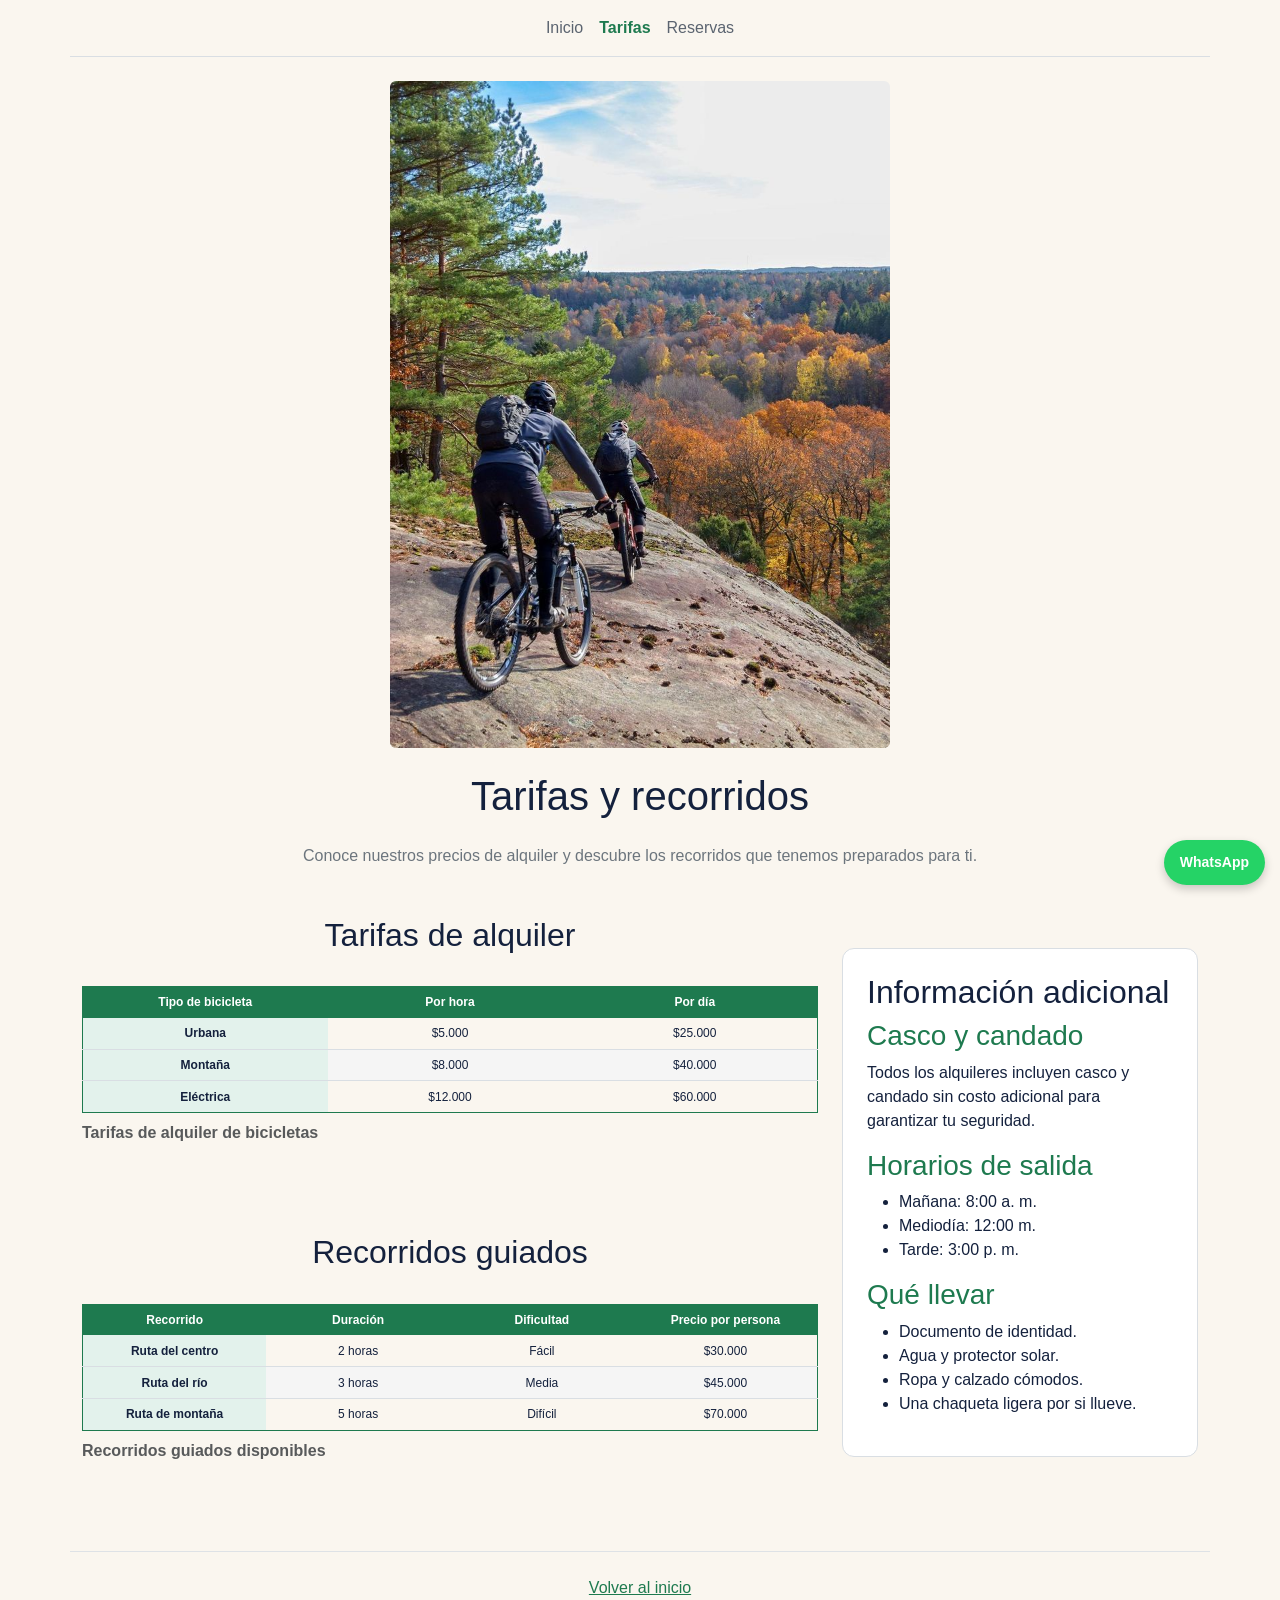
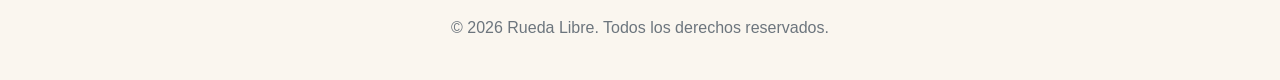
<file: Paginas/tarifas-recorridos.html>
<!DOCTYPE html>

<html lang="es">

<head> <meta charset="UTF-8"> <meta name="viewport" content="width=device-width, initial-scale=1.0">

<title>Tarifas y recorridos | Rueda Libre</title>

<meta name="description" content="Consulta las tarifas de alquiler y los recorridos guiados de Rueda Libre en Medellín.">

<!-- Bootstrap 5.3.8 CSS -->
<link href="https://cdn.jsdelivr.net/npm/bootstrap@5.3.8/dist/css/bootstrap.min.css"
      rel="stylesheet"
      integrity="sha384-sRIl4kxILFvY47J16cr9ZwB07vP4J8+LH7qKQnuqkuIAvNWLzeN8tE5YBujZqJLB"
      crossorigin="anonymous">

<!-- CSS personalizado -->
<link rel="stylesheet" href="../Css/styles.css">


</head>

<body>

<!-- ENCABEZADO -->
<header class="container py-3">

    <nav>
        <ul id="menu">
            <li><a href="../index.html">Inicio</a></li>
            <li><a href="tarifas-recorridos.html" class="activo" aria-current="page">Tarifas</a></li>
            <li><a href="reservas.html">Reservas</a></li>
        </ul>
    </nav>

</header>


<main class="container">

    <!-- PORTADA -->
    <section class="text-center my-4">


        <img src="../Img/Montaña.jpg"

             alt="Bicicleta para recorrer Medellín"
             class="img-fluid rounded"
             width="500"
             height="600">

        <h1 class="my-4">Tarifas y recorridos</h1>

        <p class="text-secondary">
            Conoce nuestros precios de alquiler y descubre
            los recorridos que tenemos preparados para ti.
        </p>

    </section>


    <!-- TABLAS E INFORMACIÓN ADICIONAL -->
    <div class="row g-4 my-4">

        <!-- COLUMNA DE TABLAS -->
        <div class="col-12 col-lg-8">

            <!-- TARIFAS DE ALQUILER -->
            <section id="tarifas-alquiler" class="mb-5">

                <h2>Tarifas de alquiler</h2>

                <div class="table-responsive">

                    <table>

                        <caption>Tarifas de alquiler de bicicletas</caption>

                        <thead>
                            <tr>
                                <th scope="col">Tipo de bicicleta</th>
                                <th scope="col">Por hora</th>
                                <th scope="col">Por día</th>
                            </tr>
                        </thead>

                        <tbody>

                            <tr>
                                <th scope="row">Urbana</th>
                                <td>$5.000</td>
                                <td>$25.000</td>
                            </tr>

                            <tr>
                                <th scope="row">Montaña</th>
                                <td>$8.000</td>
                                <td>$40.000</td>
                            </tr>

                            <tr>
                                <th scope="row">Eléctrica</th>
                                <td>$12.000</td>
                                <td>$60.000</td>
                            </tr>

                        </tbody>

                    </table>

                </div>

            </section>


            <!-- RECORRIDOS GUIADOS -->
            <section id="recorridos">

                <h2>Recorridos guiados</h2>

                <div class="table-responsive">

                    <table>

                        <caption>Recorridos guiados disponibles</caption>

                        <thead>
                            <tr>
                                <th scope="col">Recorrido</th>
                                <th scope="col">Duración</th>
                                <th scope="col">Dificultad</th>
                                <th scope="col">Precio por persona</th>
                            </tr>
                        </thead>

                        <tbody>

                            <tr>
                                <th scope="row">Ruta del centro</th>
                                <td>2 horas</td>
                                <td>Fácil</td>
                                <td>$30.000</td>
                            </tr>

                            <tr>
                                <th scope="row">Ruta del río</th>
                                <td>3 horas</td>
                                <td>Media</td>
                                <td>$45.000</td>
                            </tr>

                            <tr>
                                <th scope="row">Ruta de montaña</th>
                                <td>5 horas</td>
                                <td>Difícil</td>
                                <td>$70.000</td>
                            </tr>

                        </tbody>

                    </table>

                </div>

            </section>

        </div>


        <!-- COLUMNA DE INFORMACIÓN ADICIONAL -->
        <div class="col-12 col-lg-4">

            <section id="informacion-adicional">

                <h2>Información adicional</h2>

                <h3>Casco y candado</h3>

                <p>
                    Todos los alquileres incluyen casco y candado
                    sin costo adicional para garantizar tu seguridad.
                </p>


                <h3>Horarios de salida</h3>

                <ul>
                    <li>Mañana: 8:00 a. m.</li>
                    <li>Mediodía: 12:00 m.</li>
                    <li>Tarde: 3:00 p. m.</li>
                </ul>


                <h3>Qué llevar</h3>

                <ul>
                    <li>Documento de identidad.</li>
                    <li>Agua y protector solar.</li>
                    <li>Ropa y calzado cómodos.</li>
                    <li>Una chaqueta ligera por si llueve.</li>
                </ul>

            </section>

        </div>

    </div>


    <!-- WHATSAPP -->
    <a href="https://wa.me/573001234567"
       class="whatsapp-fijo"
       target="_blank"
       rel="noopener noreferrer"
       aria-label="Contactar por WhatsApp">

        WhatsApp

    </a>

</main>


<!-- PIE DE PÁGINA -->
<footer class="container mt-5 py-4 border-top">

    <p>
        <a href="../index.html">Volver al inicio</a>
    </p>

    <p class="text-secondary">
        &copy; 2026 Rueda Libre. Todos los derechos reservados.
    </p>

</footer>


<!-- Bootstrap JavaScript -->
<script src="https://cdn.jsdelivr.net/npm/bootstrap@5.3.8/dist/js/bootstrap.bundle.min.js"
        integrity="sha384-FKyoEForCGlyvwx9Hj09JcYn3nv7wiPVlz7YYwJrWVcXK/BmnVDxM+D2scQbITxI"
        crossorigin="anonymous">
</script>


</body> </html>
</file>
<file: Css/styles.css>
/* =========================================

VARIABLES ========================================= */

:root { --verde-ruta: #1E7A4F; --naranja-pedal: #F39A2B; --azul-noche: #14213D; --crema: #FAF6EF; --gris-asfalto: #5B6470; --blanco: #FFFFFF; --borde-suave: #D9DEE3;

/* Espaciado */ --espacio-1: 0.25rem; --espacio-2: 0.5rem; --espacio-3: 1rem; --espacio-4: 1.5rem; --espacio-5: 2rem; --espacio-6: 3rem;

/* Bordes */ --radio: 0.75rem; }

/* =========================================

ESTILOS GENERALES ========================================= */

*, *::before, *::after { box-sizing: border-box; }

html { width: 100%; }

body { margin: 0; font-family: 'Open Sans', sans-serif; background-color: var(--crema); text-align: center; color: var(--azul-noche); }

h1, h2, h3, h4, h5, h6 { font-family: 'Montserrat', sans-serif; }

img { display: block; max-width: 100%; height: auto; margin: 0 auto; }

a { color: var(--verde-ruta); }

a:hover { text-decoration: none; }

a:focus { outline: 3px solid var(--azul-noche); outline-offset: 3px; }

/* =========================================

ENCABEZADO Y MENÚ ========================================= */

header { padding: var(--espacio-3) 0; border-bottom: 1px solid var(--borde-suave); }

.marca { font-family: 'Montserrat', sans-serif; font-size: 1.5rem; font-weight: 700; color: var(--azul-noche); text-decoration: none; }

#menu { display: flex; flex-wrap: wrap; justify-content: center; align-items: center; gap: var(--espacio-3); list-style: none; margin: 0; padding: 0; }

#menu a { color: var(--gris-asfalto); text-decoration: none; }

#menu a.activo { color: var(--verde-ruta); font-weight: 700; }

#menu a:hover { color: var(--azul-noche); text-decoration: underline; }

#menu a:focus { outline: 3px solid var(--azul-noche); outline-offset: 3px; }

/* =========================================

TARJETAS ========================================= */

.tarjeta { padding: var(--espacio-3); border: 1px solid var(--borde-suave); border-radius: var(--radio); background-color: var(--blanco); text-align: left; }

.tarjeta h3 { margin-top: 0; }

.tarjeta img { width: 100%; max-width: 100%; aspect-ratio: 16 / 9; object-fit: cover; border-radius: calc(var(--radio) / 2); margin-bottom: var(--espacio-3); }

/* =========================================

BOTONES PERSONALIZADOS ========================================= */

.btn-cta { display: inline-block; padding: var(--espacio-3) var(--espacio-4); background-color: var(--crema); color: var(--azul-noche); font-family: inherit; font-size: 1em; font-weight: 700; text-decoration: none; border: 2px solid var(--azul-noche); border-radius: 8px; cursor: pointer; text-align: center; }

.btn-cta:hover { background-color: var(--azul-noche); color: var(--crema); }

.btn-cta:focus { outline: 3px solid var(--verde-ruta); outline-offset: 3px; }

.btn-cta:active { transform: translateY(1px); }

/* =========================================

MODELOS Y PRECIOS ========================================= */

.modelo h3 { margin-bottom: var(--espacio-2); }

.modelo-desc { margin-bottom: var(--espacio-3); }

.precio { margin: 0 0 var(--espacio-3); font-size: 1.25rem; font-weight: 700; color: var(--verde-ruta); }

/* =========================================

RUTAS ========================================= */

.ruta-card h3 { color: var(--verde-ruta); }

.ruta-card p { line-height: 1.6; }

/* =========================================

FORMULARIOS ========================================= */

fieldset { margin: 0 0 var(--espacio-4); padding: var(--espacio-3); border: 1px solid var(--verde-ruta); border-radius: var(--radio); text-align: left; min-width: 0; }

legend { font-weight: bold; color: var(--verde-ruta); padding: 0 var(--espacio-2); }

label { display: block; margin-top: var(--espacio-3); }

/* Radio buttons y casillas */

input[type="radio"] + label, input[type="checkbox"] + label { display: inline-block; margin-top: 0; margin-right: var(--espacio-2); }

/* Estados de los campos Bootstrap */

.form-control:focus, .form-select:focus { outline: 3px solid var(--azul-noche); outline-offset: 2px; border-color: var(--verde-ruta); box-shadow: none; }

form .btn-cta { margin-top: var(--espacio-3); }

/* =========================================

TABLAS DE TARIFAS ========================================= */

table { width: 100%; margin: var(--espacio-4) auto; border-collapse: collapse; table-layout: fixed; border: 1px solid var(--verde-ruta); border-radius: var(--radio); font-size: 0.75rem; }

caption { font-size: 1rem; font-weight: bold; margin-bottom: var(--espacio-2); }

th, td { padding: 0.4rem 0.25rem; text-align: center; border-bottom: 1px solid var(--borde-suave); overflow-wrap: anywhere; }

thead th { background-color: var(--verde-ruta); color: var(--blanco); border-bottom: none; }

tbody th { background-color: #e3f2ec; }

tbody tr:nth-child(even) td { background-color: #f5f5f5; }

tbody tr:hover td, tbody tr:hover th { background-color: #ffe8a3; }

tbody tr:last-child th, tbody tr:last-child td { border-bottom: none; }

/* =========================================

INFORMACIÓN ADICIONAL ========================================= */

#informacion-adicional { background-color: var(--blanco); padding: var(--espacio-4); margin-top: var(--espacio-5); border: 1px solid var(--borde-suave); border-radius: var(--radio); text-align: left; }

#informacion-adicional h2 { color: var(--azul-noche); }

#informacion-adicional h3 { color: var(--verde-ruta); }

/* =========================================

INFORMACIÓN DE RESERVAS ========================================= */

#formulario-reserva { min-width: 0; }

.contacto-reserva { padding: var(--espacio-4); background-color: var(--blanco); border: 1px solid var(--borde-suave); border-radius: var(--radio); text-align: left; }

.contacto-reserva h2 { color: var(--azul-noche); }

.contacto-reserva h3 { color: var(--verde-ruta); margin-bottom: var(--espacio-1); }

.contacto-reserva p { color: var(--gris-asfalto); line-height: 1.6; }

/* =========================================

WHATSAPP ========================================= */

.whatsapp-fijo { position: fixed; right: 15px; bottom: 15px; z-index: 9999;

background-color: #25d366; color: var(--blanco); padding: 12px 16px; border-radius: 30px;

font-family: Arial, Helvetica, sans-serif; font-size: 14px; font-weight: bold; text-decoration: none;

box-shadow: 0 4px 10px rgba(0, 0, 0, 0.2); transition: background-color 0.3s ease; }

.whatsapp-fijo:hover { background-color: #128c7e; color: var(--blanco); }

/* =========================================

PIE DE PÁGINA ========================================= */

.pie-bloque h2 { font-size: 1.1rem; }

.derechos { color: var(--gris-asfalto); }
</file>
